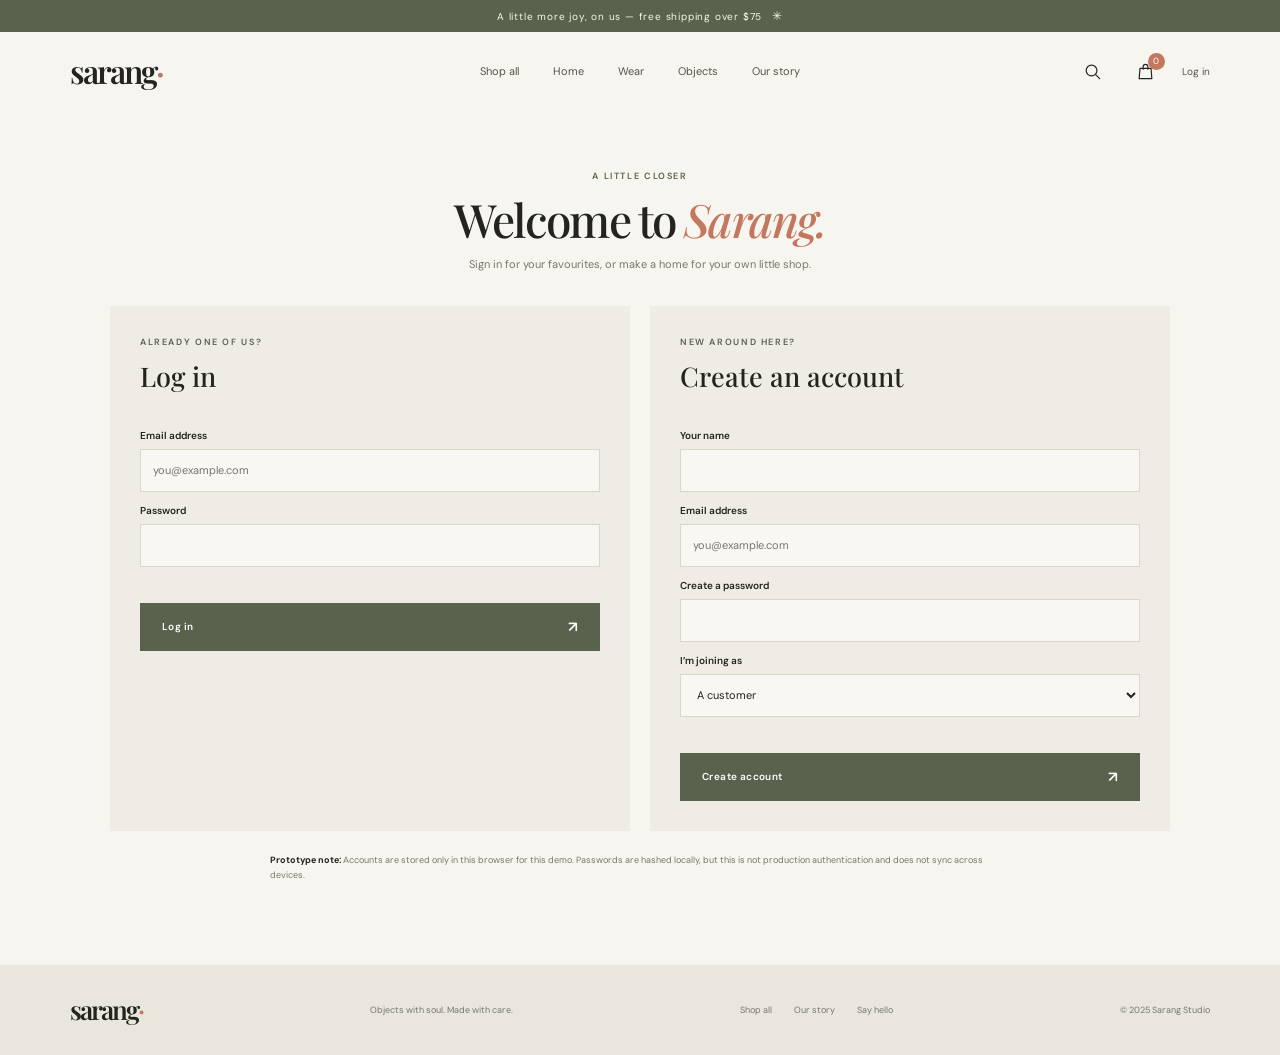
<file: pages/login.html>
<!DOCTYPE html>
<html lang="en"><head><meta charset="UTF-8"/><meta name="viewport" content="width=device-width, initial-scale=1.0"/><meta name="theme-color" content="#f7f5ef"/><title>Log in or join — Sarang</title><link rel="preconnect" href="https://fonts.googleapis.com"/><link rel="preconnect" href="https://fonts.gstatic.com" crossorigin/><link href="https://fonts.googleapis.com/css2?family=DM+Sans:wght@400;500;600;700&family=Playfair+Display:wght@500;600;700&display=swap" rel="stylesheet"/><link rel="stylesheet" href="../assets/css/styles.css"/><link rel="stylesheet" href="../assets/css/pages.css"/></head>
<body class="page-login"><div class="announcement">A little more joy, on us — free shipping over $75 <span>✳</span></div><header class="site-header"><button class="icon-button menu-toggle" aria-label="Open menu" id="menuToggle"><span></span><span></span></button><a class="wordmark" href="../index.html">sarang<span>·</span></a><nav class="main-nav" id="mainNav"><a href="shop.html">Shop all</a><a href="shop.html?category=Home">Home</a><a href="shop.html?category=Wear">Wear</a><a href="shop.html?category=Objects">Objects</a><a href="about.html">Our story</a></nav><div class="header-actions"><a class="icon-button search-toggle" href="shop.html#searchInput" aria-label="Search products"><svg viewBox="0 0 24 24"><circle cx="10.8" cy="10.8" r="6.8"></circle><path d="m16 16 5 5"></path></svg></a><a class="icon-button bag-button" href="cart.html" aria-label="Shopping bag"><svg viewBox="0 0 24 24"><path d="M5 8h14l1 13H4L5 8Z"></path><path d="M9 9V6a3 3 0 0 1 6 0v3"></path></svg><span class="bag-count" data-bag-count>0</span></a></div></header>
<main class="auth-page"><section class="auth-heading"><span class="eyebrow">A little closer</span><h1>Welcome to <em>Sarang.</em></h1><p>Sign in for your favourites, or make a home for your own little shop.</p></section><div class="auth-grid"><section class="auth-card"><span class="eyebrow">Already one of us?</span><h2>Log in</h2><form id="loginForm"><label for="loginEmail">Email address</label><input id="loginEmail" type="email" autocomplete="email" placeholder="you@example.com" required/><label for="loginPassword">Password</label><input id="loginPassword" type="password" autocomplete="current-password" required/><p class="form-message" id="loginMessage" role="status"></p><button class="button button-dark auth-submit" type="submit">Log in <span>↗</span></button></form></section><section class="auth-card auth-card-highlight"><span class="eyebrow">New around here?</span><h2>Create an account</h2><form id="registerForm"><label for="registerName">Your name</label><input id="registerName" type="text" autocomplete="name" required/><label for="registerEmail">Email address</label><input id="registerEmail" type="email" autocomplete="email" placeholder="you@example.com" required/><label for="registerPassword">Create a password</label><input id="registerPassword" type="password" autocomplete="new-password" minlength="8" required/><label for="registerRole">I’m joining as</label><select id="registerRole"><option value="customer">A customer</option><option value="seller">A seller — I want to list products</option></select><p class="form-message" id="registerMessage" role="status"></p><button class="button button-dark auth-submit" type="submit">Create account <span>↗</span></button></form></section></div><p class="demo-notice"><strong>Prototype note:</strong> Accounts are stored only in this browser for this demo. Passwords are hashed locally, but this is not production authentication and does not sync across devices.</p></main><footer class="site-footer"><a class="wordmark footer-mark" href="../index.html">sarang<span>·</span></a><span>Objects with soul. Made with care.</span><div><a href="shop.html">Shop all</a><a href="about.html">Our story</a><a href="mailto:hello@sarang.example">Say hello</a></div><small>© 2025 Sarang Studio</small></footer><script src="../assets/js/store.js"></script></body></html>
</file>
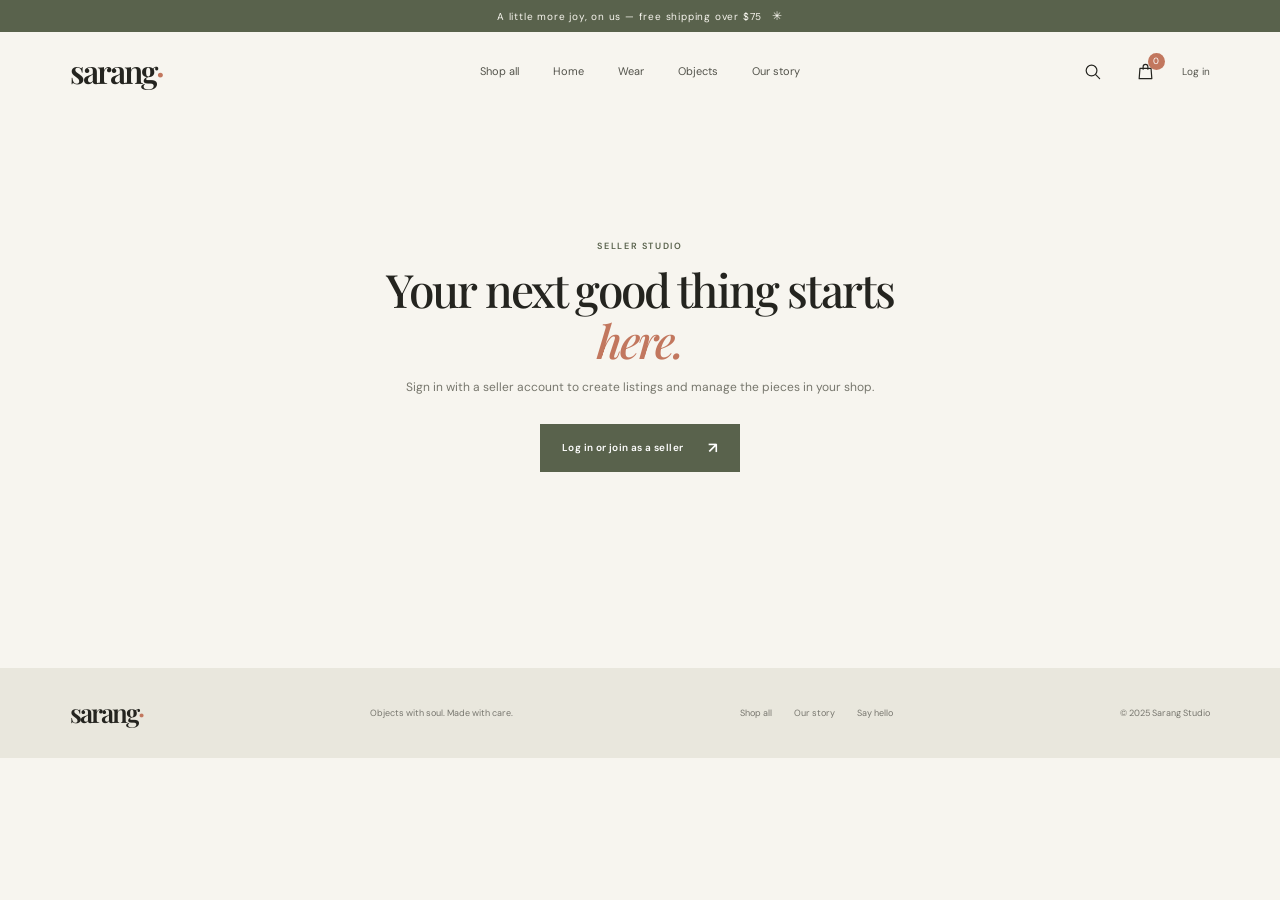
<file: pages/seller.html>
<!DOCTYPE html>
<html lang="en"><head><meta charset="UTF-8"/><meta name="viewport" content="width=device-width, initial-scale=1.0"/><meta name="theme-color" content="#f7f5ef"/><title>Seller studio — Sarang</title><link rel="preconnect" href="https://fonts.googleapis.com"/><link rel="preconnect" href="https://fonts.gstatic.com" crossorigin/><link href="https://fonts.googleapis.com/css2?family=DM+Sans:wght@400;500;600;700&family=Playfair+Display:wght@500;600;700&display=swap" rel="stylesheet"/><link rel="stylesheet" href="../assets/css/styles.css"/><link rel="stylesheet" href="../assets/css/pages.css"/></head>
<body class="page-seller"><div class="announcement">A little more joy, on us — free shipping over $75 <span>✳</span></div><header class="site-header"><button class="icon-button menu-toggle" aria-label="Open menu" id="menuToggle"><span></span><span></span></button><a class="wordmark" href="../index.html">sarang<span>·</span></a><nav class="main-nav" id="mainNav"><a href="shop.html">Shop all</a><a href="shop.html?category=Home">Home</a><a href="shop.html?category=Wear">Wear</a><a href="shop.html?category=Objects">Objects</a><a href="about.html">Our story</a></nav><div class="header-actions"><a class="icon-button search-toggle" href="shop.html#searchInput" aria-label="Search products"><svg viewBox="0 0 24 24"><circle cx="10.8" cy="10.8" r="6.8"></circle><path d="m16 16 5 5"></path></svg></a><a class="icon-button bag-button" href="cart.html" aria-label="Shopping bag"><svg viewBox="0 0 24 24"><path d="M5 8h14l1 13H4L5 8Z"></path><path d="M9 9V6a3 3 0 0 1 6 0v3"></path></svg><span class="bag-count" data-bag-count>0</span></a></div></header>
<main class="seller-page"><section class="seller-gate" id="sellerGate" hidden><span class="eyebrow">Seller studio</span><h1>Your next good thing starts <em>here.</em></h1><p>Sign in with a seller account to create listings and manage the pieces in your shop.</p><a class="button button-dark" id="sellerLoginLink" href="login.html?next=seller.html">Log in or join as a seller <span>↗</span></a></section><section id="sellerStudio" hidden><div class="seller-heading"><div><span class="eyebrow">Your corner of Sarang</span><h1>Seller <em>studio.</em></h1><p id="sellerGreeting"></p></div><button class="text-link" id="sellerSignOut">Sign out ↗</button></div><div class="seller-layout"><section class="seller-form-card"><span class="eyebrow">A new arrival</span><h2>List a product</h2><form id="sellerProductForm"><label for="listingName">Product name</label><input id="listingName" maxlength="70" placeholder="e.g. Handwoven Weekend Bag" required/><label for="listingCategory">Collection</label><select id="listingCategory"><option>Home</option><option>Wear</option><option>Objects</option></select><div class="seller-form-row"><div><label for="listingPrice">Price (USD)</label><input id="listingPrice" type="number" min="0.01" step="0.01" placeholder="48.00" required/></div><div><label for="listingImage">Product image URL</label><input id="listingImage" type="url" placeholder="https://…"/></div></div><label for="listingDescription">Short description</label><input id="listingDescription" maxlength="120" placeholder="Material · Colour · Details" required/><label for="listingStory">Product story</label><textarea id="listingStory" rows="4" maxlength="500" placeholder="Tell shoppers what makes this piece special."></textarea><label for="listingAlt">Image description <span>(accessibility)</span></label><input id="listingAlt" maxlength="140" placeholder="Describe the product photo"/><p class="seller-form-note">Use a publicly accessible https image URL. Leave blank to use a sample shop image.</p><button class="button button-dark auth-submit" type="submit">Publish listing <span>↗</span></button></form></section><section class="seller-products-card"><div class="seller-products-heading"><div><span class="eyebrow">Your listings</span><h2>On the shop floor</h2></div><a class="text-link" href="shop.html">View shop ↗</a></div><div class="seller-listings" id="sellerListings"></div></section></div><p class="demo-notice"><strong>Prototype note:</strong> Listings are saved in this browser only and appear in Sarang’s shared demo catalog. There is no server, payment processing, or real seller verification yet.</p></section></main><footer class="site-footer"><a class="wordmark footer-mark" href="../index.html">sarang<span>·</span></a><span>Objects with soul. Made with care.</span><div><a href="shop.html">Shop all</a><a href="about.html">Our story</a><a href="mailto:hello@sarang.example">Say hello</a></div><small>© 2025 Sarang Studio</small></footer><div class="toast" id="toast" role="status" aria-live="polite"></div><script src="../assets/js/store.js"></script></body></html>
</file>
<file: assets/css/styles.css>
/* Sarang — warm, considered storefront */
:root{--paper:#f7f5ef;--ink:#24241f;--muted:#77776d;--line:#e3e0d6;--olive:#59624c;--clay:#c2775e;--serif:'Playfair Display',Georgia,serif;--sans:'DM Sans',Arial,sans-serif;--page:1320px}*{box-sizing:border-box}html{scroll-behavior:smooth}body{margin:0;background:var(--paper);color:var(--ink);font-family:var(--sans);font-size:14px;-webkit-font-smoothing:antialiased}button,input,select{font:inherit}button,a{-webkit-tap-highlight-color:transparent}a{color:inherit;text-decoration:none}.announcement{height:32px;background:var(--olive);color:#f8f6ef;display:flex;align-items:center;justify-content:center;gap:10px;font-size:10px;letter-spacing:.08em}.announcement span{font-size:12px}.site-header{height:78px;padding:0 max(5.5vw,24px);display:flex;align-items:center;justify-content:space-between;background:var(--paper);position:relative;z-index:5}.wordmark{font-family:var(--serif);font-size:32px;letter-spacing:-2px;font-weight:600;line-height:1}.wordmark span{color:var(--clay)}.main-nav{position:absolute;left:50%;transform:translateX(-50%);display:flex;gap:34px}.main-nav a{font-size:11px;color:#53534b;transition:color .2s}.main-nav a:hover,.site-footer a:hover{color:var(--clay)}.header-actions{display:flex;align-items:center;gap:20px}.icon-button{border:0;background:none;padding:7px;display:inline-flex;align-items:center;justify-content:center;color:var(--ink);cursor:pointer}.icon-button svg,.search-box svg{width:19px;height:19px;fill:none;stroke:currentColor;stroke-width:1.5;stroke-linecap:round;stroke-linejoin:round}.bag-button{position:relative}.bag-count{background:var(--clay);color:#fff;border-radius:50%;width:17px;height:17px;display:grid;place-items:center;font-size:9px;position:absolute;right:-3px;top:-2px}.menu-toggle{display:none}.hero{height:min(610px,65vw);min-height:470px;max-height:670px;margin:0 24px;position:relative;overflow:hidden;background:#746d5d}.hero-image{width:100%;height:100%;object-fit:cover;object-position:center 54%;display:block}.hero-shade{position:absolute;inset:0;background:linear-gradient(90deg,rgba(30,30,25,.61),rgba(35,33,27,.26) 45%,rgba(35,33,27,.04) 80%),linear-gradient(0deg,rgba(28,28,24,.2),transparent 24%)}.hero-copy{position:absolute;left:9.3%;top:50%;transform:translateY(-50%);color:#fff;max-width:500px}.eyebrow{font-size:9px;text-transform:uppercase;letter-spacing:.18em;color:var(--olive);display:block;font-weight:600}.light-eyebrow{color:rgba(255,255,255,.85);display:flex;align-items:center;gap:10px}.light-eyebrow span{width:21px;height:1px;background:#e6bb8c}.hero h1{font-family:var(--serif);font-size:clamp(55px,7vw,91px);line-height:.99;letter-spacing:-.045em;font-weight:500;margin:24px 0 16px}.hero h1 em,.shop-heading h2 em,.maker-copy h2 em,.newsletter h2 em{font-weight:500;color:#dfb58a}.hero-copy p{font-size:13px;color:rgba(255,255,255,.82);margin:0 0 28px;letter-spacing:.02em}.button{height:48px;padding:0 22px;display:inline-flex;align-items:center;justify-content:center;gap:24px;font-size:10px;font-weight:600;letter-spacing:.04em;border:0;cursor:pointer;transition:transform .2s,background .2s}.button:hover{transform:translateY(-2px)}.button-light{background:#f6f3ea;color:var(--ink)}.button-light:hover{background:#fff}.button span{font-size:15px}.hero-note{position:absolute;bottom:25px;left:9.3%;right:9.3%;display:flex;justify-content:space-between;color:rgba(255,255,255,.78);font-size:9px;letter-spacing:.1em;text-transform:uppercase}.hero-stamp{position:absolute;right:8%;top:14%;width:66px;height:66px;border:1px solid rgba(255,255,255,.55);border-radius:50%;display:grid;place-content:center;text-align:center;color:#fff;font-family:var(--serif);font-size:10px;line-height:1.3;transform:rotate(12deg)}.intro-strip{max-width:var(--page);margin:0 auto;padding:76px 8% 72px;display:grid;grid-template-columns:1fr 2.3fr 1fr;align-items:center;position:relative}.intro-strip p{font-family:var(--serif);font-size:25px;line-height:1.45;margin:0;letter-spacing:-.02em}.intro-strip p span{font-size:17px;color:#77776d}.text-link{font-size:10px;letter-spacing:.04em;border:0;background:none;padding:0;cursor:pointer;display:inline-flex;align-items:center;gap:12px;color:var(--ink)}.text-link span{font-size:15px}.sun-mark{position:absolute;right:6%;bottom:36px;font-size:25px;color:#c58463}.shop-section{max-width:var(--page);margin:0 auto;padding:15px 7.5% 86px}.shop-heading{display:flex;align-items:flex-end;justify-content:space-between;margin-bottom:33px}.shop-heading h2,.maker-copy h2,.newsletter h2{font-family:var(--serif);font-weight:500;font-size:43px;letter-spacing:-.04em;margin:9px 0 0;line-height:1.1}.shop-heading h2 em{color:var(--clay)}.shop-heading>p{font-size:11px;line-height:1.7;color:var(--muted);margin:0 8% 3px 0}.shop-toolbar{min-height:45px;border-top:1px solid var(--line);border-bottom:1px solid var(--line);display:flex;align-items:center;justify-content:space-between;margin-bottom:22px}.category-list{display:flex;gap:25px;height:45px;align-items:center}.category-pill{border:0;background:none;padding:0;color:#8b8a80;font-size:10px;cursor:pointer;position:relative}.category-pill.active,.category-pill:hover{color:var(--ink)}.category-pill.active:after{content:'';height:1px;position:absolute;background:var(--clay);bottom:-17px;left:0;right:0}.toolbar-actions{display:flex;align-items:center;gap:24px}.search-box{display:flex;gap:8px;align-items:center;color:#77776d}.search-box svg{width:15px;height:15px}.search-box input{width:126px;border:0;outline:0;background:transparent;font-size:10px;color:var(--ink)}.search-box input::placeholder{color:#8b8a80}.sort-label{display:flex;align-items:center;gap:7px;font-size:10px;color:#8b8a80}.sort-label select{border:0;background:transparent;outline:0;color:var(--ink);font-size:10px;cursor:pointer}.product-grid{display:grid;grid-template-columns:repeat(4,minmax(0,1fr));gap:38px 19px}.product-image-wrap{aspect-ratio: .79;background:#eae7dd;position:relative;overflow:hidden}.product-image{width:100%;height:100%;display:block;object-fit:cover;transition:transform .65s cubic-bezier(.2,.7,.2,1)}.product-card:hover .product-image{transform:scale(1.045)}.product-badge{position:absolute;top:12px;left:12px;background:var(--paper);padding:7px 9px;font-size:8px;text-transform:uppercase;letter-spacing:.1em}.favorite-button{position:absolute;right:10px;top:10px;width:30px;height:30px;border:0;background:rgba(247,245,239,.88);border-radius:50%;display:grid;place-items:center;cursor:pointer;font-size:16px;color:var(--ink);transition:all .2s}.favorite-button.active{color:var(--clay)}.quick-add{position:absolute;left:10px;right:10px;bottom:10px;border:0;background:rgba(247,245,239,.96);height:39px;font-size:9px;letter-spacing:.05em;cursor:pointer;transform:translateY(55px);opacity:0;transition:transform .25s,opacity .25s}.product-card:hover .quick-add,.quick-add:focus{transform:translateY(0);opacity:1}.product-info{padding-top:12px;display:flex;justify-content:space-between;gap:10px}.product-name{font-family:var(--serif);font-size:15px;letter-spacing:-.01em}.product-price{font-size:11px;white-space:nowrap}.product-meta{font-size:9px;color:#8a897e;margin-top:5px}.product-swatches{display:flex;gap:5px;margin-top:10px}.swatch{width:9px;height:9px;border-radius:50%;border:1px solid rgba(0,0,0,.1)}.shop-bottom{border-top:1px solid var(--line);margin-top:42px;padding-top:16px;display:flex;justify-content:space-between;font-size:9px;letter-spacing:.12em;text-transform:uppercase;color:#8b8a80}.empty-state{text-align:center;padding:70px 0}.empty-state>span{font-size:28px;color:var(--clay)}.empty-state h3{font-family:var(--serif);font-size:25px;font-weight:500;margin:14px 0 5px}.empty-state p{font-size:11px;color:var(--muted);margin-bottom:18px}.maker-banner{display:grid;grid-template-columns:1fr 1fr;min-height:465px;background:#e9e7dd}.maker-image{min-height:465px;overflow:hidden}.maker-image img{width:100%;height:100%;max-height:570px;object-fit:cover;display:block}.maker-copy{align-self:center;padding:65px 15% 65px 13%;position:relative}.maker-copy h2{font-size:49px;margin:15px 0}.maker-copy h2 em{color:var(--clay)}.maker-copy p{font-size:11px;line-height:1.8;color:#74746c;max-width:330px;margin:0 0 25px}.maker-flower{position:absolute;right:13%;bottom:17%;font-size:30px;color:#bd795d}.newsletter{text-align:center;padding:76px 20px 85px;position:relative;overflow:hidden}.newsletter h2{font-size:40px;margin-top:12px}.newsletter h2 em{color:var(--clay)}.newsletter>p{font-size:11px;color:var(--muted);margin:13px 0 23px}.newsletter-form{height:45px;border-bottom:1px solid #9f9d91;max-width:390px;margin:0 auto;display:flex}.newsletter-form input{flex:1;border:0;outline:0;background:transparent;font-size:10px}.newsletter-form input::placeholder{color:#85847b}.newsletter-form button{border:0;background:transparent;font-size:10px;cursor:pointer;display:flex;gap:10px;align-items:center}.newsletter-form button span{font-size:15px}.newsletter-flower{position:absolute;right:14%;top:36%;font-size:28px;color:#c68262;transform:rotate(-18deg)}.site-footer{background:#e9e7dd;min-height:90px;padding:22px max(5.5vw,24px);display:flex;align-items:center;justify-content:space-between;gap:20px}.footer-mark{font-size:26px}.site-footer>span,.site-footer small,.site-footer div a{font-size:9px;color:#77766e}.site-footer div{display:flex;gap:22px}.site-footer small{white-space:nowrap}.drawer-backdrop{position:fixed;inset:0;background:rgba(30,30,25,.4);z-index:9;opacity:0;visibility:hidden;transition:opacity .25s,visibility .25s}.cart-drawer{position:fixed;right:0;top:0;bottom:0;width:min(440px,100%);background:var(--paper);z-index:10;transform:translateX(100%);transition:transform .3s ease;display:flex;flex-direction:column;padding:30px 30px 24px}.cart-open .drawer-backdrop{opacity:1;visibility:visible}.cart-open .cart-drawer{transform:translateX(0)}.drawer-header{display:flex;align-items:center;justify-content:space-between;border-bottom:1px solid var(--line);padding-bottom:22px}.drawer-header h2{font-family:var(--serif);font-size:29px;font-weight:500;margin:8px 0 0}.drawer-header h2 span{font-family:var(--sans);font-size:12px;color:var(--muted)}.drawer-header .icon-button{font-size:28px;font-weight:300}.cart-items{overflow-y:auto;flex:1}.cart-row{display:grid;grid-template-columns:80px 1fr auto;gap:14px;padding:18px 0;border-bottom:1px solid var(--line)}.cart-row img{width:80px;height:98px;object-fit:cover}.cart-row h3{font-family:var(--serif);font-size:15px;font-weight:500;margin:3px 0 6px}.cart-row .cart-price{font-size:10px;color:var(--muted)}.quantity-controls{margin-top:13px;display:flex;align-items:center;gap:12px}.quantity-controls button,.remove-item{border:0;background:none;cursor:pointer;padding:3px;color:var(--ink)}.quantity-controls button{font-size:14px}.quantity-controls span{font-size:10px}.remove-item{font-size:9px;color:#96948a;text-decoration:underline;align-self:start;margin-top:1px}.cart-empty{flex:1;display:flex;flex-direction:column;align-items:center;justify-content:center;text-align:center}.cart-empty>span{font-size:27px;color:var(--clay)}.cart-empty p{font-family:var(--serif);font-size:20px;line-height:1.4;margin:14px 0 20px}.button-dark{background:var(--olive);color:#fff}.button-dark:hover{background:#454d3b}.drawer-footer{padding-top:16px}.shipping-note{background:#eeece4;padding:12px;font-size:9px;color:#6f7066;display:flex;align-items:center;gap:8px}.shipping-note>span{color:var(--clay)}.shipping-note strong{font-weight:600;color:var(--ink)}.subtotal{display:flex;justify-content:space-between;margin-top:20px;font-size:12px}.drawer-footer>p{font-size:9px;color:#8a897e;margin:8px 0 16px}.checkout-button{width:100%;justify-content:space-between}.toast{position:fixed;left:50%;bottom:24px;transform:translate(-50%,20px);opacity:0;pointer-events:none;background:var(--ink);color:#fff;padding:13px 20px;font-size:10px;z-index:20;transition:all .25s}.toast.show{opacity:1;transform:translate(-50%,0)}.visually-hidden{position:absolute;width:1px;height:1px;padding:0;margin:-1px;overflow:hidden;clip:rect(0,0,0,0);white-space:nowrap;border:0}
@media(max-width:900px){.main-nav{gap:18px}.hero{height:560px;min-height:0}.intro-strip{padding-left:6%;padding-right:6%;grid-template-columns:1fr 2.1fr 1fr}.intro-strip p{font-size:22px}.intro-strip p span{font-size:14px}.shop-section{padding-left:5%;padding-right:5%}.product-grid{grid-template-columns:repeat(3,minmax(0,1fr))}.maker-copy{padding-left:10%;padding-right:9%}.maker-copy h2{font-size:43px}.newsletter-flower{right:8%}}
@media(max-width:650px){.announcement{font-size:9px;height:29px}.site-header{height:65px;padding:0 18px}.menu-toggle{display:flex;flex-direction:column;gap:5px}.menu-toggle span{width:17px;height:1px;background:var(--ink)}.wordmark{position:absolute;left:50%;transform:translateX(-50%);font-size:29px}.header-actions{gap:11px}.main-nav{display:none;position:absolute;top:65px;left:0;right:0;transform:none;background:var(--paper);padding:18px 22px 22px;box-shadow:0 12px 18px rgba(30,30,25,.08);flex-direction:column;gap:17px}.main-nav.open{display:flex}.hero{margin:0;height:590px;min-height:0}.hero-image{object-position:58% center}.hero-shade{background:linear-gradient(90deg,rgba(30,30,25,.62),rgba(35,33,27,.15)),linear-gradient(0deg,rgba(28,28,24,.3),transparent 32%)}.hero-copy{left:8%;right:7%;top:47%}.hero h1{font-size:66px;margin:22px 0 15px}.hero-copy p{font-size:12px;max-width:240px;line-height:1.6}.hero-note{left:8%;right:8%;bottom:20px;font-size:8px}.hero-stamp{right:8%;top:9%;width:53px;height:53px}.intro-strip{display:block;padding:56px 8% 62px}.intro-strip .eyebrow{margin-bottom:16px}.intro-strip p{font-size:24px}.intro-strip p span{font-size:14px}.intro-strip .text-link{margin-top:19px}.sun-mark{right:9%;bottom:25px;font-size:21px}.shop-section{padding:8px 18px 60px}.shop-heading{display:block;margin-bottom:22px}.shop-heading h2{font-size:36px}.shop-heading>p{margin:11px 0 0;font-size:10px}.desktop-break{display:none}.shop-toolbar{align-items:flex-start;flex-direction:column;padding:0 0 12px;margin-bottom:17px;gap:9px}.category-list{height:42px;gap:22px;width:100%;overflow:auto;scrollbar-width:none}.category-list::-webkit-scrollbar{display:none}.category-pill{white-space:nowrap}.category-pill.active:after{bottom:-14px}.toolbar-actions{width:100%;justify-content:space-between}.search-box input{width:125px}.sort-label{margin-left:auto}.product-grid{grid-template-columns:repeat(2,minmax(0,1fr));gap:27px 11px}.product-image-wrap{aspect-ratio:.72}.product-badge{top:8px;left:8px;font-size:7px;padding:6px}.favorite-button{right:7px;top:7px;width:27px;height:27px}.quick-add{transform:none;opacity:1;bottom:7px;left:7px;right:7px;height:35px;font-size:8px}.product-name{font-size:13px}.product-price{font-size:10px}.product-meta{font-size:8px}.product-swatches{margin-top:7px}.shop-bottom{margin-top:30px;font-size:8px}.maker-banner{grid-template-columns:1fr}.maker-image{min-height:300px;height:300px}.maker-copy{padding:43px 9% 50px}.maker-copy h2{font-size:42px}.maker-flower{right:10%;bottom:12%}.newsletter{padding:61px 18px 70px}.newsletter h2{font-size:35px}.newsletter>p{font-size:10px}.newsletter-flower{right:8%;top:16%;font-size:20px}.site-footer{padding:24px 20px;display:grid;grid-template-columns:1fr auto;gap:15px}.site-footer>span{grid-column:1/-1;grid-row:2}.site-footer div{grid-column:1/-1;grid-row:3;gap:18px}.site-footer small{grid-column:2;grid-row:1}.cart-drawer{padding:24px 20px 18px}.cart-row{grid-template-columns:70px 1fr auto;gap:11px}.cart-row img{width:70px;height:88px}}
@media(prefers-reduced-motion:reduce){*,*::before,*::after{scroll-behavior:auto!important;transition:none!important}}
</file>
<file: assets/css/pages.css>
/* Page layouts for the Sarang multi-page storefront */
.page-intro{text-align:center;padding:68px 20px 37px}.page-intro h1,.cart-page-heading h1{font-family:var(--serif);font-size:50px;line-height:1.12;letter-spacing:-.04em;font-weight:500;margin:11px 0}.page-intro h1 em{color:var(--clay);font-weight:500}.page-intro p{font-size:11px;color:var(--muted);margin:0}.shop-page-section{padding-top:0}.page-shop .shop-toolbar{margin-top:0}.product-image-link{display:block;width:100%;height:100%}.product-name{font-family:var(--serif);font-size:15px;letter-spacing:-.01em}.page-about .about-hero{height:480px;position:relative;overflow:hidden;background:#726e61}.about-hero>img{width:100%;height:100%;object-fit:cover;object-position:center 48%}.about-hero-shade{position:absolute;inset:0;background:linear-gradient(90deg,rgba(28,29,24,.55),rgba(35,33,27,.08) 80%)}.about-hero-copy{position:absolute;left:max(10%,calc((100% - 1120px)/2));top:50%;transform:translateY(-50%);color:#fff}.about-hero-copy h1{font:500 clamp(48px,6vw,74px)/1.04 var(--serif);letter-spacing:-.04em;margin:23px 0}.about-hero-copy h1 em{color:#dfb58a;font-weight:500}.about-manifesto{max-width:700px;margin:0 auto;text-align:center;padding:90px 28px 86px}.about-manifesto h2,.detail-after h2{font:500 42px/1.15 var(--serif);letter-spacing:-.04em;margin:14px 0 22px}.about-manifesto h2 em,.detail-after h2 em{color:var(--clay);font-weight:500}.about-manifesto p{font-size:12px;line-height:1.9;color:#74746c;max-width:610px;margin:0 auto 14px}.about-manifesto .button{margin-top:20px}.about-values{background:#e9e7dd;padding:54px max(8%,calc((100% - 1100px)/2));display:grid;grid-template-columns:repeat(3,1fr);gap:45px}.about-values article>span{font:italic 17px var(--serif);color:var(--clay)}.about-values h3{font:500 23px var(--serif);margin:15px 0 8px}.about-values p{font-size:11px;line-height:1.8;color:#74746c;max-width:250px;margin:0}.about-quote{padding:76px 20px;text-align:center}.about-quote>span{color:var(--clay);font-size:24px}.about-quote blockquote{font:500 clamp(25px,4vw,37px)/1.35 var(--serif);max-width:620px;margin:18px auto 20px}.product-detail{max-width:1120px;padding:43px 32px 68px;margin:0 auto;display:grid;grid-template-columns:1.06fr .94fr;gap:8.5%;align-items:start}.product-detail-image{aspect-ratio:.83;background:#eae7dd;overflow:hidden}.product-detail-image img{display:block;width:100%;height:100%;object-fit:cover}.product-detail-copy{padding-top:8px}.breadcrumbs{display:flex;align-items:center;gap:9px;color:#88877d;font-size:9px;margin-bottom:30px}.breadcrumbs a:hover{color:var(--clay)}.breadcrumbs span:last-child{color:#55554d}.product-detail-copy h1{font:500 44px/1.12 var(--serif);letter-spacing:-.04em;margin:12px 0}.detail-price{font-size:14px;margin:14px 0 22px}.detail-description{font-size:12px;line-height:1.9;color:#69695f;margin:0 0 18px}.detail-material{font-size:10px;color:#85847b;padding:15px 0;border-top:1px solid var(--line);border-bottom:1px solid var(--line)}.detail-swatches{display:flex;align-items:center;gap:7px;margin:20px 0 24px}.detail-swatches .swatch{width:14px;height:14px}.detail-swatches>span:last-child{margin-left:7px;color:#85847b;font-size:9px}.detail-add{width:100%;justify-content:space-between}.detail-perks{padding:18px 0;border-bottom:1px solid var(--line)}.detail-perks p{font-size:10px;color:#77776d;margin:8px 0}.back-to-shop{margin-top:19px}.detail-after{text-align:center;background:#e9e7dd;padding:49px 20px 54px}.detail-after h2{margin:11px auto 18px;font-size:34px}.cart-page{max-width:1160px;margin:0 auto;padding:56px 32px 95px;min-height:62vh}.cart-page-heading{border-bottom:1px solid var(--line);padding-bottom:22px}.cart-page-heading .breadcrumbs{margin-bottom:26px}.cart-page-heading h1{font-size:43px;margin:9px 0}.cart-page-heading h1 span{font:10px var(--sans);letter-spacing:.02em;color:#85847b;vertical-align:middle;margin-left:8px}.cart-page-layout{display:grid;grid-template-columns:minmax(0,1fr) 320px;gap:64px;padding-top:26px}.cart-page-row{display:grid;grid-template-columns:105px 1fr auto;gap:18px;align-items:start;padding:0 0 21px;margin-bottom:21px;border-bottom:1px solid var(--line)}.cart-page-row>a img{width:105px;height:126px;object-fit:cover;display:block}.cart-page-info{display:flex;flex-direction:column;align-items:flex-start;gap:8px}.cart-page-name{font:500 18px var(--serif)}.cart-page-info>span{font-size:10px;color:#85847b}.cart-page-row>strong{font-size:11px;font-weight:500}.cart-page-info .quantity-controls{margin-top:5px}.cart-page-info .quantity-controls button{border:1px solid var(--line);width:26px;height:25px;padding:0}.cart-page-info .quantity-controls .remove-item{border:0;width:auto;text-decoration:underline;margin-left:8px;font-size:9px}.cart-summary{background:#eeece4;padding:24px;height:max-content}.cart-summary>div{display:flex;align-items:center;justify-content:space-between;font-size:11px;margin:19px 0}.cart-summary>div strong{font-weight:500}.cart-summary>p{font-size:9px;line-height:1.6;color:#85847b;padding-bottom:16px;border-bottom:1px solid #dcd9ce}.cart-summary .summary-total{font-size:13px;margin:17px 0}.cart-summary .summary-total strong{font-size:15px}.cart-summary .checkout-button{width:100%;margin-top:8px}.continue-shopping{display:block;text-align:center;font-size:9px;text-decoration:underline;color:#77776d;margin-top:17px}.cart-page-empty{text-align:center;padding:56px 0}.cart-page-empty>span{font-size:27px;color:var(--clay)}.cart-page-empty h2{font:500 28px/1.3 var(--serif);margin:15px 0 7px}.cart-page-empty p{font-size:10px;color:#85847b;margin:0 0 20px}.cart-page-empty .button{margin:auto}.page-home .shop-heading{margin-top:4px}
@media(max-width:760px){.page-intro{padding:50px 18px 30px}.page-intro h1{font-size:42px}.page-about .about-hero{height:390px}.about-hero-copy{left:8%}.about-values{padding:42px 8%;gap:23px}.about-values h3{font-size:20px}.product-detail{padding:26px 20px 50px;grid-template-columns:1fr;gap:26px}.product-detail-image{aspect-ratio:.94}.product-detail-copy{padding:0 4px}.breadcrumbs{margin-bottom:21px}.product-detail-copy h1{font-size:37px}.cart-page{padding:39px 20px 65px}.cart-page-layout{grid-template-columns:1fr;gap:25px}.cart-summary{max-width:none}.cart-page-row{grid-template-columns:78px 1fr auto;gap:12px}.cart-page-row>a img{width:78px;height:96px}.cart-page-name{font-size:16px}.cart-page-heading h1{font-size:37px}}
@media(max-width:520px){.about-manifesto{padding:64px 24px}.about-manifesto h2{font-size:34px}.about-values{grid-template-columns:1fr;gap:27px}.about-values p{max-width:320px}.about-quote{padding:58px 22px}.product-detail{padding-left:15px;padding-right:15px}.detail-after h2{font-size:29px}.cart-page-row>strong{font-size:10px}.cart-page-info>span{font-size:9px}.cart-page-info .quantity-controls{gap:8px}.cart-page-info .quantity-controls .remove-item{margin-left:2px}.cart-page-heading h1 span{font-size:9px}}
.account-link{font-size:10px;white-space:nowrap;color:#55554d;transition:color .2s}.account-link:hover{color:var(--clay)}.search-message{font-size:10px;color:var(--olive);margin:0 0 16px;padding:10px 12px;background:#eeece4}.auth-page,.seller-page{max-width:1120px;margin:0 auto;padding:60px 30px 82px;min-height:62vh}.auth-heading{text-align:center;margin-bottom:35px}.auth-heading h1,.seller-heading h1,.seller-gate h1{font:500 46px/1.1 var(--serif);letter-spacing:-.04em;margin:12px 0}.auth-heading h1 em,.seller-heading h1 em,.seller-gate h1 em{font-weight:500;color:var(--clay)}.auth-heading>p,.seller-gate>p{font-size:11px;color:var(--muted)}.auth-grid{display:grid;grid-template-columns:1fr 1fr;gap:20px}.auth-card,.seller-form-card,.seller-products-card{background:#eeece4;padding:30px}.auth-card h2,.seller-form-card h2,.seller-products-heading h2{font:500 27px var(--serif);margin:10px 0 23px}.auth-card form,.seller-form-card form{display:flex;flex-direction:column;align-items:stretch}.auth-card label,.seller-form-card label{font-size:10px;font-weight:600;margin:12px 0 7px}.auth-card input,.auth-card select,.seller-form-card input,.seller-form-card select,.seller-form-card textarea{width:100%;min-height:43px;border:1px solid #d9d6ca;padding:11px 12px;background:#f9f7f1;color:var(--ink);font-size:11px;outline-color:var(--olive)}.seller-form-card textarea{resize:vertical}.auth-submit{width:100%;margin-top:12px;justify-content:space-between}.form-message{min-height:15px;margin:9px 0 0;color:#9a503d;font-size:10px}.demo-notice{font-size:9px;line-height:1.7;color:#77776d;margin:22px auto 0;max-width:740px}.demo-notice strong{color:var(--ink)}.seller-gate{text-align:center;max-width:580px;margin:70px auto}.seller-gate>p{font-size:12px;line-height:1.7}.seller-gate .button{margin-top:14px}.seller-heading{display:flex;align-items:flex-start;justify-content:space-between;border-bottom:1px solid var(--line);padding-bottom:24px;margin-bottom:26px}.seller-heading h1{margin-bottom:6px}.seller-heading p{font-size:11px;color:var(--muted);margin:0}.seller-heading>button{margin-top:14px}.seller-layout{display:grid;grid-template-columns:minmax(300px,.85fr) 1.15fr;gap:20px;align-items:start}.seller-form-card,.seller-products-card{padding:25px}.seller-form-row{display:grid;grid-template-columns:.65fr 1.35fr;gap:12px}.seller-form-row>div{min-width:0}.seller-form-note{font-size:9px;color:#85847b;line-height:1.55;margin:10px 0 2px}.seller-form-card label span{color:#85847b;font-weight:400}.seller-products-heading{display:flex;align-items:flex-end;justify-content:space-between;gap:12px}.seller-products-heading h2{margin-bottom:0}.seller-products-heading .text-link{white-space:nowrap;font-size:9px}.seller-listing{display:grid;grid-template-columns:58px 1fr auto;align-items:center;gap:12px;border-top:1px solid #d9d6ca;padding:13px 0}.seller-listing:first-child{margin-top:15px}.seller-listing img{width:58px;height:68px;object-fit:cover}.seller-listing>div{display:flex;flex-direction:column;gap:6px;min-width:0}.seller-listing strong{font:500 15px var(--serif);overflow-wrap:anywhere}.seller-listing span{font-size:9px;color:#85847b}.seller-remove{border:0;background:none;color:#8b6d62;font-size:9px;text-decoration:underline;cursor:pointer}.seller-no-listings{font-size:11px;color:#85847b;padding:20px 0;border-top:1px solid #d9d6ca;margin-top:16px}
@media(max-width:760px){.auth-page,.seller-page{padding:43px 20px 62px}.auth-heading h1,.seller-heading h1,.seller-gate h1{font-size:39px}.auth-grid,.seller-layout{grid-template-columns:1fr}.auth-card,.seller-form-card,.seller-products-card{padding:23px}.seller-heading{gap:16px}.seller-heading>button{white-space:nowrap}}
@media(max-width:520px){.account-link{font-size:9px}.auth-page,.seller-page{padding-left:16px;padding-right:16px}.seller-form-row{grid-template-columns:1fr}.seller-listing{grid-template-columns:48px 1fr auto;gap:9px}.seller-listing img{width:48px;height:59px}.seller-products-heading{align-items:flex-start}.seller-products-heading h2{font-size:22px}}
.recommendation-section{max-width:var(--page);margin:0 auto 42px;padding:38px 7.5% 42px;background:#eeece4}.recommendation-heading{display:flex;align-items:center;justify-content:space-between;margin-bottom:22px}.recommendation-heading h2{font:500 32px/1.15 var(--serif);letter-spacing:-.035em;margin:8px 0}.recommendation-heading p{font-size:10px;color:#77776d;margin:0}.recommendation-mark{font-size:26px;color:var(--clay)}.recommendation-grid{gap:25px 17px}.page-home .recommendation-section{margin-top:24px}.page-product .recommendation-section{margin-top:0}.page-cart .recommendation-section{margin-top:36px}.page-cart .recommendation-grid{grid-template-columns:repeat(4,minmax(0,1fr))}
@media(max-width:760px){.recommendation-section{margin:0 18px 32px;padding:27px 18px 30px}.recommendation-heading h2{font-size:28px}.recommendation-heading p{max-width:290px;line-height:1.5}.recommendation-grid{grid-template-columns:repeat(2,minmax(0,1fr));gap:23px 12px}.page-cart .recommendation-grid{grid-template-columns:repeat(2,minmax(0,1fr))}}
</file>
